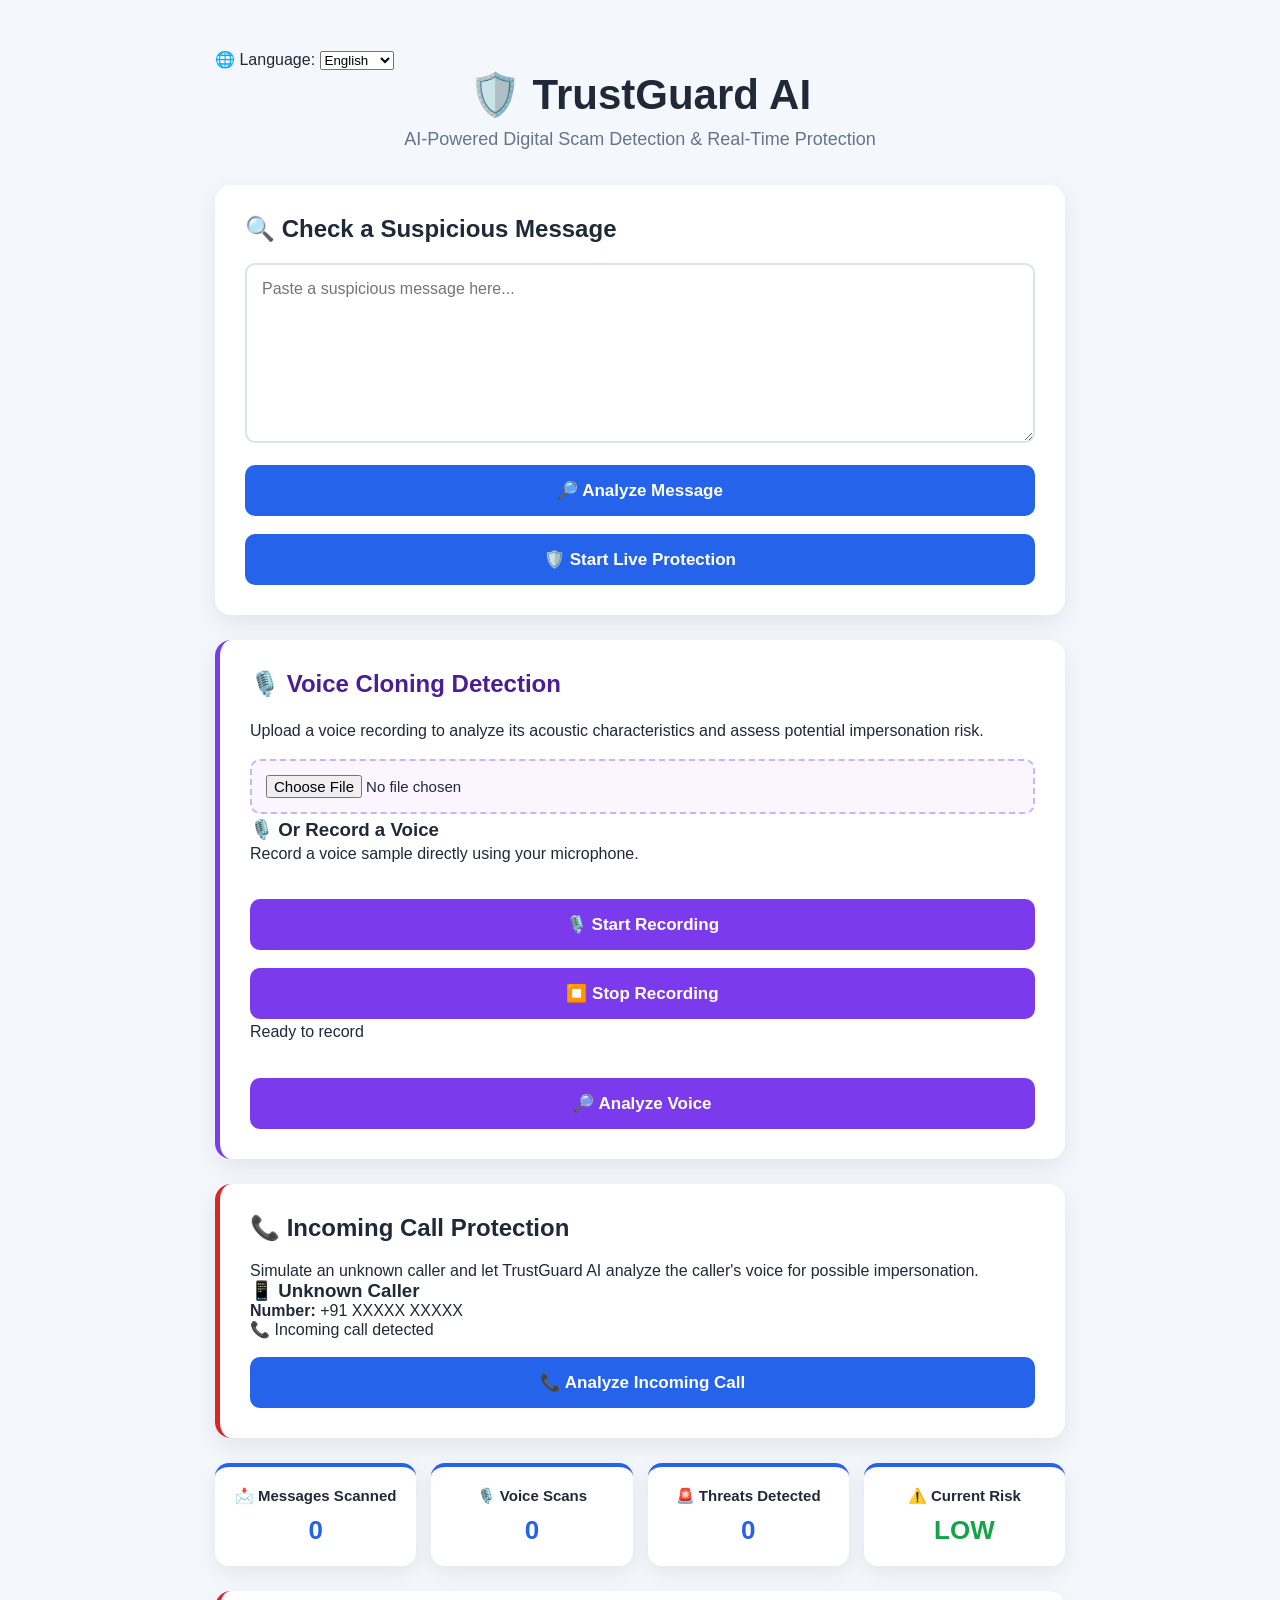
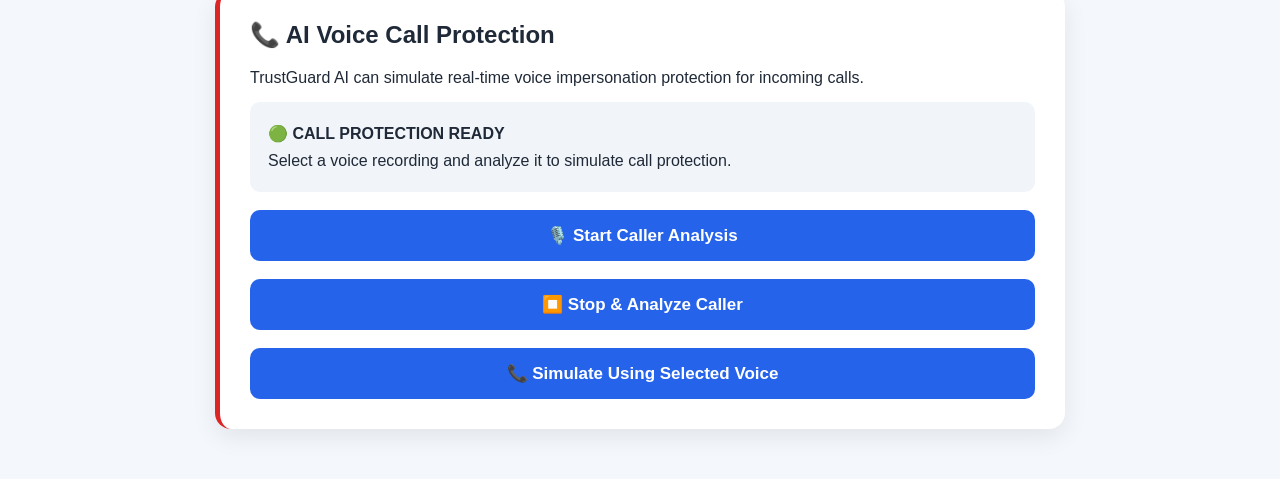
<file: index.html>
<!DOCTYPE html>
<html lang="en">

<head>
    <meta charset="UTF-8">
    <meta name="viewport" content="width=device-width, initial-scale=1.0">

    <title>TrustGuard AI</title>

    <link rel="stylesheet" href="frontend/style.css">
</head>

<body>

<div class="container">

    <!-- =====================================================
         HEADER
    ====================================================== -->

    <div class="header-section">

        <div class="language-selector">
            <label for="languageSelect">🌐 Language:</label>

            <select id="languageSelect" onchange="changeLanguage()">
                <option value="en">English</option>
                <option value="hi">हिंदी</option>
                <option value="te">తెలుగు</option>
                <option value="ta">தமிழ்</option>
                <option value="kn">ಕನ್ನಡ</option>
                <option value="mr">मराठी</option>
                <option value="bn">বাংলা</option>
            </select>
        </div>

        <h1 id="appTitle">🛡️ TrustGuard AI</h1>

        <p class="subtitle" id="appSubtitle">
            AI-Powered Digital Scam Detection & Real-Time Protection
        </p>

    


    <!-- =====================================================
         MESSAGE ANALYZER
    ====================================================== -->

    <div class="card">

        <h2>🔍 Check a Suspicious Message</h2>

        <textarea
            id="message"
            placeholder="Paste a suspicious message here..."
        ></textarea>

        <button onclick="analyzeMessage()">
            🔎 Analyze Message
        </button>

        <button
            onclick="startLiveProtection()"
            class="live-button"
        >
            🛡️ Start Live Protection
        </button>

    </div>


    <!-- =====================================================
         VOICE CLONING DETECTION
    ====================================================== -->

    <div class="card voice-card">

        <h2>🎙️ Voice Cloning Detection</h2>

        <p>
            Upload a voice recording to analyze its
            acoustic characteristics and assess
            potential impersonation risk.
        </p>


       <!-- AUDIO FILE -->

<input
    type="file"
    id="voiceFile"
    accept=".wav,.mp3,.ogg,.flac"
>

<!-- VOICE RECORDING -->

<div class="voice-recorder">

    <h3>🎙️ Or Record a Voice</h3>

    <p>
        Record a voice sample directly using your microphone.
    </p>

    <button
        type="button"
        id="startRecordButton"
        onclick="startVoiceRecording()"
    >
        🎙️ Start Recording
    </button>

    <button
        type="button"
        id="stopRecordButton"
        onclick="stopVoiceRecording()"
        disabled
    >
        ⏹️ Stop Recording
    </button>

    <p id="recordingStatus">
        Ready to record
    </p>

    <audio
        id="recordedAudio"
        controls
        class="hidden"
    ></audio>

</div>

<!-- ANALYZE BUTTON -->

<button onclick="analyzeVoice()">
    🔎 Analyze Voice
</button>


        <!-- =================================================
             VOICE ANALYSIS RESULT
        ================================================== -->

        <div
            id="voiceResult"
            class="voice-result hidden"
        >

            <h3>📊 Voice Analysis Result</h3>


            <!-- STATUS -->

            <p>
                <strong>Status:</strong>
                <span id="voiceStatus"></span>
            </p>


            <!-- DURATION -->

            <p>
                <strong>Duration:</strong>
                <span id="voiceDuration"></span>
                seconds
            </p>


            <!-- AVERAGE ENERGY -->

            <p>
                <strong>Average Energy:</strong>
                <span id="voiceEnergy"></span>
            </p>


            <!-- ZERO CROSSING RATE -->

            <p>
                <strong>Zero Crossing Rate:</strong>
                <span id="voiceZcr"></span>
            </p>


            <!-- SPECTRAL CENTROID -->

            <p>
                <strong>Spectral Centroid:</strong>
                <span id="voiceCentroid"></span>
            </p>


            <!-- =================================================
                 IMPERSONATION RISK
            ================================================== -->

            <div
                id="voiceRisk"
                class="voice-risk"
            >

                <h3>
                    🛡️ Impersonation Risk
                </h3>


                <p>
                    <strong>Risk Score:</strong>
                    <span id="voiceRiskScore">--</span>/100
                </p>


                <p>
                    <strong>Risk Level:</strong>
                    <span id="voiceRiskLevel">--</span>
                </p>

            </div>


            <!-- =================================================
                 VOICE INDICATORS
            ================================================== -->

            <div
                id="voiceIndicators"
                class="voice-indicators"
            >

                <h3>
                    🚨 Voice Indicators
                </h3>


                <ul id="voiceIndicatorList">
                </ul>

            </div>


            <!-- =================================================
                 VOICE WARNING
            ================================================== -->

            <div id="voiceWarning"></div>

        </div>

    </div>
    <!-- =====================================================
     INCOMING CALL PROTECTION
====================================================== -->

<div class="card voice-call-card">

    <h2>📞 Incoming Call Protection</h2>

    <p>
        Simulate an unknown caller and let TrustGuard AI
        analyze the caller's voice for possible impersonation.
    </p>

    <div class="caller-info">

        <h3>📱 Unknown Caller</h3>

        <p>
            <strong>Number:</strong>
            +91 XXXXX XXXXX
        </p>

        <p id="callStatus">
            📞 Incoming call detected
        </p>

    </div>

    <button
        type="button"
       onclick="startVoiceCallProtection()"
    >
        📞 Analyze Incoming Call
    </button>

    <div
        id="voiceCallProtection"
        class="voice-call-protection hidden"
    >

        <p id="voiceCallStatus">
            🎙️ Waiting for caller voice...
        </p>

        <button
            type="button"
            id="callRecordButton"
           onclick="startCallVoiceRecording()"
        >
            🎙️ Start Caller Analysis
        </button>

        <button
            type="button"
            id="callStopButton"
           onclick="stopAndAnalyzeCallerVoice()"
            disabled
        >
            ⏹️ Stop & Analyze
        </button>

        <audio
            id="callRecordedAudio"
            controls
            class="hidden"
        ></audio>

        <div
            id="voiceCallResult"
            class="voice-call-result hidden"
        ></div>

    </div>

</div>


    <!-- =====================================================
         LIVE PROTECTION STATUS
    ====================================================== -->

    <div
        id="liveStatus"
        class="live-status hidden"
    >

        <span class="status-dot"></span>

        <strong>
            LIVE PROTECTION ACTIVE
        </strong>

        <p>
            ThreatTrackers is monitoring
            incoming communications.
        </p>

    </div>


    <!-- =====================================================
         LIVE DASHBOARD STATS
    ====================================================== -->

    <div class="stats-container">


        <!-- MESSAGE SCANS -->

        <div class="stat-card">

            <h3>
                📩 Messages Scanned
            </h3>

            <p id="messagesScanned">
                0
            </p>

        </div>


        <!-- VOICE SCANS -->

        <div class="stat-card">

            <h3>
                🎙️ Voice Scans
            </h3>

            <p id="voiceScans">
                0
            </p>

        </div>


        <!-- THREATS -->

        <div class="stat-card">

            <h3>
                🚨 Threats Detected
            </h3>

            <p id="threatsDetected">
                0
            </p>

        </div>


        <!-- CURRENT RISK -->

        <div class="stat-card">

            <h3>
                ⚠️ Current Risk
            </h3>

            <p id="currentRisk">
                LOW
            </p>

        </div>

    </div>


    <!-- =====================================================
         INCOMING COMMUNICATION
    ====================================================== -->

    <div
        id="incomingCard"
        class="incoming-card hidden"
    >

        <h2>
            📩 Incoming Communication
        </h2>


        <div class="message-preview">

            <strong>
                Unknown Sender
            </strong>

            <p id="incomingMessage"></p>

        </div>


        <p id="analysisStatus">
            🧠 Waiting for analysis...
        </p>

    </div>


    <!-- =====================================================
         THREAT ALERT
    ====================================================== -->

    <div
        id="threatAlert"
        class="threat-alert hidden"
    >

        <h2>
            🚨 THREAT DETECTED
        </h2>


        <p id="threatMessage"></p>


        <button onclick="viewThreatDetails()">
            🔍 View Details
        </button>


        <button onclick="blockThreat()">
            🛑 Block / Don't Respond
        </button>


        <button onclick="dismissThreat()">
            Dismiss
        </button>

    </div>


    <!-- =====================================================
         MESSAGE ANALYSIS RESULT
    ====================================================== -->

    <div
        id="result"
        class="result hidden"
    >

        <h2>
            📊 Analysis Result
        </h2>


        <p>
            <strong>Risk Score:</strong>
            <span id="score"></span>/100
        </p>


        <p>
            <strong>Risk Level:</strong>
            <span id="level"></span>
        </p>


        <h3>
            🚨 Detected Indicators
        </h3>


        <ul id="indicators"></ul>


        <h3>
            💡 Recommendation
        </h3>


        <p id="recommendation"></p>

    </div>

</div>


<!-- =====================================================
     JAVASCRIPT
====================================================== -->

<script src="frontend/script.js"></script>
<script src="frontend/language.js"></script>
</body>

</html>
</file>
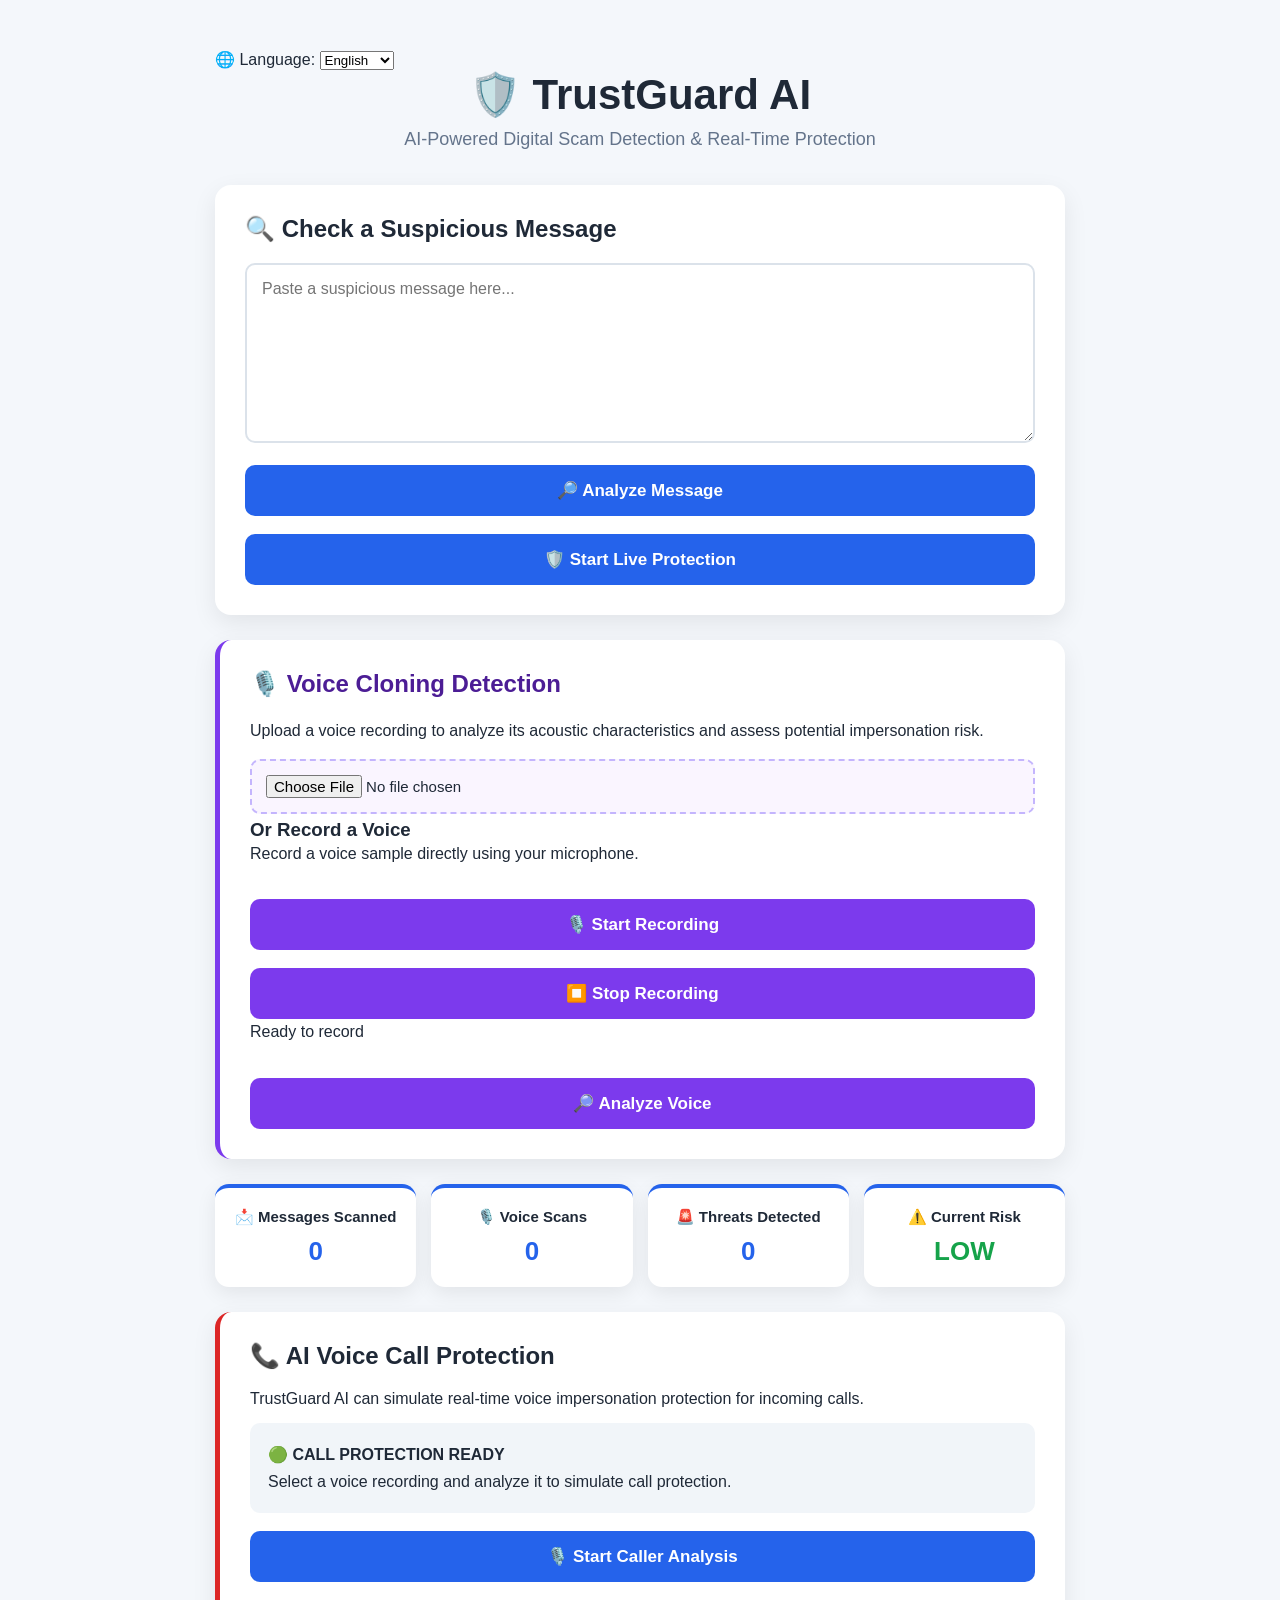
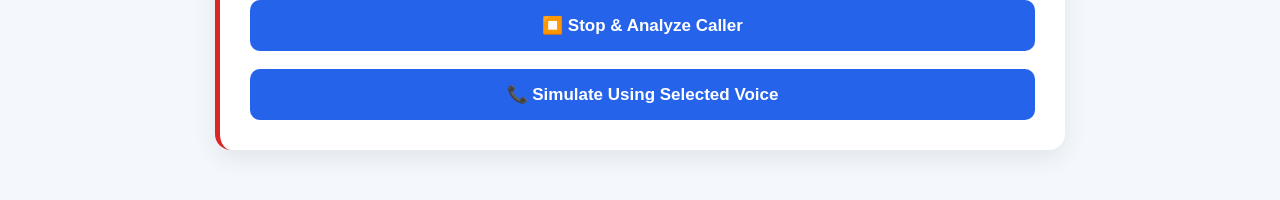
<file: frontend/index.html>
<!DOCTYPE html>
<html lang="en">

<head>
    <meta charset="UTF-8">
    <meta name="viewport" content="width=device-width, initial-scale=1.0">

    <title>TrustGuard AI</title>

    <link rel="stylesheet" href="style.css">
</head>

<body>

<div class="container">

    <!-- =====================================================
         HEADER
    ====================================================== -->

    <div class="header-section">

    <div class="language-selector">
        <label for="languageSelect">🌐 Language:</label>

        <select id="languageSelect" onchange="changeLanguage()">
            <option value="en">English</option>
            <option value="hi">हिंदी</option>
            <option value="te">తెలుగు</option>
            <option value="ta">தமிழ்</option>
            <option value="kn">ಕನ್ನಡ</option>
            <option value="mr">मराठी</option>
            <option value="bn">বাংলা</option>
        </select>
    </div>

    <h1 id="appTitle">🛡️ TrustGuard AI</h1>

    <p class="subtitle" id="appSubtitle">
        AI-Powered Digital Scam Detection & Real-Time Protection
    </p>

</div>


    <!-- =====================================================
         MESSAGE ANALYZER
    ====================================================== -->

    <div class="card">

        <h2>🔍 Check a Suspicious Message</h2>

        <textarea
            id="message"
            placeholder="Paste a suspicious message here..."
        ></textarea>

        <button onclick="analyzeMessage()">
            🔎 Analyze Message
        </button>

        <button
            onclick="startLiveProtection()"
            class="live-button"
        >
            🛡️ Start Live Protection
        </button>

    </div>


    <!-- =====================================================
         VOICE CLONING DETECTION
    ====================================================== -->

    <div class="card voice-card">

        <h2>🎙️ Voice Cloning Detection</h2>

        <p>
            Upload a voice recording to analyze its
            acoustic characteristics and assess
            potential impersonation risk.
        </p>


       <!-- AUDIO FILE -->

<input
    type="file"
    id="voiceFile"
    accept=".wav,.mp3,.ogg,.flac"
>

<!-- VOICE RECORDING -->

<div class="voice-recorder">

    <h3> Or Record a Voice</h3>

    <p>
        Record a voice sample directly using your microphone.
    </p>

    <button
        type="button"
        id="startRecordButton"
        onclick="startVoiceRecording()"
    >
        🎙️ Start Recording
    </button>

    <button
        type="button"
        id="stopRecordButton"
        onclick="stopVoiceRecording()"
        disabled
    >
        ⏹️ Stop Recording
    </button>

    <p id="recordingStatus">
        Ready to record
    </p>

    <audio
        id="recordedAudio"
        controls
        class="hidden"
    ></audio>

</div>

<!-- ANALYZE BUTTON -->

<button onclick="analyzeVoice()">
    🔎 Analyze Voice
</button>


        <!-- =================================================
             VOICE ANALYSIS RESULT
        ================================================== -->

        <div
            id="voiceResult"
            class="voice-result hidden"
        >

            <h3>📊 Voice Analysis Result</h3>


            <!-- STATUS -->

            <p>
                <strong>Status:</strong>
                <span id="voiceStatus"></span>
            </p>


            <!-- DURATION -->

            <p>
                <strong>Duration:</strong>
                <span id="voiceDuration"></span>
                seconds
            </p>


            <!-- AVERAGE ENERGY -->

            <p>
                <strong>Average Energy:</strong>
                <span id="voiceEnergy"></span>
            </p>


            <!-- ZERO CROSSING RATE -->

            <p>
                <strong>Zero Crossing Rate:</strong>
                <span id="voiceZcr"></span>
            </p>


            <!-- SPECTRAL CENTROID -->

            <p>
                <strong>Spectral Centroid:</strong>
                <span id="voiceCentroid"></span>
            </p>


            <!-- =================================================
                 IMPERSONATION RISK
            ================================================== -->

            <div
                id="voiceRisk"
                class="voice-risk"
            >

                <h3>
                    🛡️ Impersonation Risk
                </h3>


                <p>
                    <strong>Risk Score:</strong>
                    <span id="voiceRiskScore">--</span>/100
                </p>


                <p>
                    <strong>Risk Level:</strong>
                    <span id="voiceRiskLevel">--</span>
                </p>

            </div>


            <!-- =================================================
                 VOICE INDICATORS
            ================================================== -->

            <div
                id="voiceIndicators"
                class="voice-indicators"
            >

                <h3>
                    🚨 Voice Indicators
                </h3>


                <ul id="voiceIndicatorList">
                </ul>

            </div>


            <!-- =================================================
                 VOICE WARNING
            ================================================== -->

            <div id="voiceWarning"></div>

        </div>

    </div>


    <!-- =====================================================
         LIVE PROTECTION STATUS
    ====================================================== -->

    <div
        id="liveStatus"
        class="live-status hidden"
    >

        <span class="status-dot"></span>

        <strong>
            LIVE PROTECTION ACTIVE
        </strong>

        <p>
            ThreatTrackers is monitoring
            incoming communications.
        </p>

    </div>


    <!-- =====================================================
         LIVE DASHBOARD STATS
    ====================================================== -->

    <div class="stats-container">


        <!-- MESSAGE SCANS -->

        <div class="stat-card">

            <h3>
                📩 Messages Scanned
            </h3>

            <p id="messagesScanned">
                0
            </p>

        </div>


        <!-- VOICE SCANS -->

        <div class="stat-card">

            <h3>
                🎙️ Voice Scans
            </h3>

            <p id="voiceScans">
                0
            </p>

        </div>


        <!-- THREATS -->

        <div class="stat-card">

            <h3>
                🚨 Threats Detected
            </h3>

            <p id="threatsDetected">
                0
            </p>

        </div>


        <!-- CURRENT RISK -->

        <div class="stat-card">

            <h3>
                ⚠️ Current Risk
            </h3>

            <p id="currentRisk">
                LOW
            </p>

        </div>

    </div>


    <!-- =====================================================
         INCOMING COMMUNICATION
    ====================================================== -->

    <div
        id="incomingCard"
        class="incoming-card hidden"
    >

        <h2>
            📩 Incoming Communication
        </h2>


        <div class="message-preview">

            <strong>
                Unknown Sender
            </strong>

            <p id="incomingMessage"></p>

        </div>


        <p id="analysisStatus">
            🧠 Waiting for analysis...
        </p>

    </div>


    <!-- =====================================================
         THREAT ALERT
    ====================================================== -->

    <div
        id="threatAlert"
        class="threat-alert hidden"
    >

        <h2>
            🚨 THREAT DETECTED
        </h2>


        <p id="threatMessage"></p>


        <button onclick="viewThreatDetails()">
            🔍 View Details
        </button>


        <button onclick="blockThreat()">
            🛑 Block / Don't Respond
        </button>


        <button onclick="dismissThreat()">
            Dismiss
        </button>

    </div>


    <!-- =====================================================
         MESSAGE ANALYSIS RESULT
    ====================================================== -->

    <div
        id="result"
        class="result hidden"
    >

        <h2>
            📊 Analysis Result
        </h2>


        <p>
            <strong>Risk Score:</strong>
            <span id="score"></span>/100
        </p>


        <p>
            <strong>Risk Level:</strong>
            <span id="level"></span>
        </p>


        <h3>
            🚨 Detected Indicators
        </h3>


        <ul id="indicators"></ul>


        <h3>
            💡 Recommendation
        </h3>


        <p id="recommendation"></p>

    </div>

</div>


<!-- =====================================================
     JAVASCRIPT
====================================================== -->

<script src="script.js"></script>
<script src="language.js"></script>

</body>

</html>
</file>
<file: frontend/style.css>
* {
    box-sizing: border-box;
    margin: 0;
    padding: 0;
}

body {
    font-family: Arial, sans-serif;
    background: #f4f7fb;
    color: #1f2937;
    min-height: 100vh;
}

.container {
    width: 90%;
    max-width: 850px;
    margin: 50px auto;
}

h1 {
    text-align: center;
    font-size: 42px;
    margin-bottom: 10px;
}

.subtitle {
    text-align: center;
    color: #64748b;
    font-size: 18px;
    margin-bottom: 35px;
}


/* =========================================
   COMMON CARDS
========================================= */

.card,
.result,
.incoming-card,
.live-status,
.threat-alert,
.voice-card {
    background: white;
    padding: 30px;
    border-radius: 16px;
    box-shadow: 0 8px 25px rgba(0, 0, 0, 0.08);
    margin-bottom: 25px;
}

.card h2,
.result h2,
.incoming-card h2,
.threat-alert h2,
.voice-card h2 {
    margin-bottom: 20px;
}


/* =========================================
   MESSAGE TEXTAREA
========================================= */

textarea {
    width: 100%;
    height: 180px;
    padding: 15px;
    border: 2px solid #dbe2ea;
    border-radius: 10px;
    resize: vertical;
    font-size: 16px;
    font-family: Arial, sans-serif;
    outline: none;
}

textarea:focus {
    border-color: #2563eb;
}


/* =========================================
   BUTTONS
========================================= */

button {
    width: 100%;
    margin-top: 18px;
    padding: 15px;
    border: none;
    border-radius: 10px;
    background: #2563eb;
    color: white;
    font-size: 17px;
    font-weight: bold;
    cursor: pointer;
}

button:hover {
    background: #1d4ed8;
}


/* =========================================
   LIVE PROTECTION STATUS
========================================= */

.live-status {
    background: #ecfdf5;
    border: 2px solid #22c55e;
    text-align: center;
}

.live-status strong {
    color: #15803d;
    font-size: 18px;
}

.live-status p {
    margin-top: 10px;
    color: #166534;
}

.status-dot {
    display: inline-block;
    width: 12px;
    height: 12px;
    background: #22c55e;
    border-radius: 50%;
    margin-right: 8px;
    animation: pulse 1.5s infinite;
}


/* =========================================
   INCOMING COMMUNICATION
========================================= */

.incoming-card {
    border-left: 5px solid #2563eb;
}

.message-preview {
    background: #f1f5f9;
    padding: 18px;
    border-radius: 10px;
    margin: 15px 0;
}

.message-preview strong {
    display: block;
    margin-bottom: 10px;
}

.message-preview p {
    line-height: 1.6;
}


/* =========================================
   THREAT ALERT
========================================= */

.threat-alert {
    background: #fff1f2;
    border: 2px solid #ef4444;
}

.threat-alert h2 {
    color: #dc2626;
}

.threat-alert p {
    line-height: 1.6;
    margin-bottom: 10px;
}

.threat-alert button {
    margin-top: 10px;
}


/* =========================================
   ANALYSIS RESULT
========================================= */

.result p {
    margin: 12px 0;
    line-height: 1.6;
}

.result h3 {
    margin-top: 22px;
    margin-bottom: 10px;
}

#indicators {
    padding-left: 25px;
}

#indicators li {
    margin-bottom: 8px;
}

#recommendation {
    background: #f1f5f9;
    padding: 15px;
    border-radius: 8px;
}


/* =========================================
   SECURITY DASHBOARD
========================================= */

.stats-container {
    display: grid;
    grid-template-columns: repeat(4, 1fr);
    gap: 15px;
    margin-bottom: 25px;
}

.stat-card {
    background: white;
    padding: 20px 12px;
    border-radius: 14px;
    text-align: center;
    box-shadow: 0 6px 20px rgba(0, 0, 0, 0.08);
    border-top: 4px solid #2563eb;
    transition: transform 0.2s ease;
}

.stat-card:hover {
    transform: translateY(-3px);
}

.stat-card h3 {
    margin-bottom: 10px;
    font-size: 15px;
}

.stat-card p {
    font-size: 26px;
    font-weight: bold;
    color: #2563eb;
}


/* =========================================
   DASHBOARD RISK COLORS
========================================= */

#currentRisk.risk-low {
    color: #16a34a;
}

#currentRisk.risk-medium {
    color: #ea580c;
}

#currentRisk.risk-high {
    color: #dc2626;
}


/* =========================================
   VOICE ANALYZER
========================================= */

.voice-card {
    border-left: 5px solid #7c3aed;
}

.voice-card h2 {
    color: #4c1d95;
}

.voice-card p {
    margin-bottom: 15px;
    line-height: 1.6;
}


/* =========================================
   FILE UPLOAD
========================================= */

.voice-card input[type="file"] {
    width: 100%;
    padding: 14px;
    border: 2px dashed #c4b5fd;
    border-radius: 10px;
    background: #faf5ff;
    font-size: 15px;
    cursor: pointer;
    margin-bottom: 5px;
}


/* =========================================
   VOICE ANALYZE BUTTON
========================================= */

.voice-card button {
    background: #7c3aed;
}

.voice-card button:hover {
    background: #6d28d9;
}


/* =========================================
   VOICE RESULT
========================================= */

.voice-result {
    margin-top: 20px;
    padding: 20px;
    background: #f5f3ff;
    border-radius: 10px;
    border: 1px solid #ddd6fe;
}

.voice-result h3 {
    margin-bottom: 15px;
    color: #4c1d95;
}

.voice-result p {
    margin: 8px 0;
}


/* =========================================
   IMPERSONATION RISK BOX
========================================= */

.voice-risk {
    margin-top: 20px;
    padding: 18px;
    background: white;
    border-radius: 10px;
    border-left: 5px solid #7c3aed;
}

.voice-risk h3 {
    margin-bottom: 12px;
}


/* =========================================
   VOICE RISK LEVELS
========================================= */

#voiceRiskLevel.risk-low {
    color: #16a34a;
    font-weight: bold;
}

#voiceRiskLevel.risk-medium {
    color: #ea580c;
    font-weight: bold;
}

#voiceRiskLevel.risk-high {
    color: #dc2626;
    font-weight: bold;
}


/* =========================================
   VOICE RISK SCORE
========================================= */

#voiceRiskScore {
    font-weight: bold;
}


/* =========================================
   VOICE INDICATORS
========================================= */

.voice-indicators {
    margin-top: 20px;
    padding: 18px;
    background: white;
    border-radius: 10px;
    border-left: 5px solid #ef4444;
}

.voice-indicators h3 {
    color: #991b1b;
    margin-bottom: 12px;
}

#voiceIndicatorList {
    padding-left: 25px;
}

#voiceIndicatorList li {
    margin-bottom: 8px;
    line-height: 1.5;
}


/* =========================================
   VOICE WARNING
========================================= */

#voiceWarning {
    margin-top: 15px;
}

.voice-risk-high {
    padding: 15px;
    background: #fee2e2;
    border-left: 5px solid #dc2626;
    border-radius: 8px;
}

.voice-risk-medium {
    padding: 15px;
    background: #ffedd5;
    border-left: 5px solid #ea580c;
    border-radius: 8px;
}

.voice-risk-low {
    padding: 15px;
    background: #dcfce7;
    border-left: 5px solid #16a34a;
    border-radius: 8px;
}

.voice-risk-high strong {
    color: #b91c1c;
}

.voice-risk-medium strong {
    color: #c2410c;
}

.voice-risk-low strong {
    color: #15803d;
}

.voice-disclaimer {
    margin-top: 12px;
    padding: 12px;
    background: #f8fafc;
    border-radius: 8px;
    font-size: 13px;
    color: #64748b;
    line-height: 1.5;
}


/* =========================================
   GENERAL RISK LEVELS
========================================= */

.low-risk {
    color: #16a34a;
    font-weight: bold;
}

.medium-risk {
    color: #f59e0b;
    font-weight: bold;
}

.high-risk {
    color: #dc2626;
    font-weight: bold;
}


/* =========================================
   HIDDEN ELEMENTS
========================================= */

.hidden {
    display: none;
}


/* =========================================
   LIVE ANIMATION
========================================= */

@keyframes pulse {

    0% {
        opacity: 1;
        transform: scale(1);
    }

    50% {
        opacity: 0.4;
        transform: scale(1.15);
    }

    100% {
        opacity: 1;
        transform: scale(1);
    }

}


/* =========================================
   MOBILE RESPONSIVE DESIGN
========================================= */

@media (max-width: 700px) {

    .container {
        width: 94%;
        margin: 25px auto;
    }

    h1 {
        font-size: 32px;
    }

    .subtitle {
        font-size: 16px;
    }

    .stats-container {
        grid-template-columns: repeat(2, 1fr);
    }

    .card,
    .result,
    .incoming-card,
    .live-status,
    .threat-alert,
    .voice-card {
        padding: 20px;
    }

}


@media (max-width: 450px) {

    .stats-container {
        grid-template-columns: 1fr;
    }

}
/* =========================================================
   VOICE CALL PROTECTION
========================================================= */

.voice-call-card {
    border-left: 5px solid #dc2626;
}

.voice-call-status {
    margin-top: 15px;
    padding: 18px;
    background: #f1f5f9;
    border-radius: 10px;
    line-height: 1.7;
}

.voice-call-result {
    margin-top: 20px;
}

.voice-call-danger,
.voice-call-warning-box,
.voice-call-safe,
.voice-verification {
    padding: 20px;
    border-radius: 12px;
    margin-top: 15px;
}

.voice-call-danger {
    background: #fff1f2;
    border: 2px solid #ef4444;
}

.voice-call-danger h3 {
    color: #dc2626;
}

.voice-call-warning-box {
    background: #fffbeb;
    border: 2px solid #f59e0b;
}

.voice-call-safe {
    background: #ecfdf5;
    border: 2px solid #22c55e;
}

.voice-verification {
    background: #eff6ff;
    border: 2px solid #2563eb;
}

.voice-call-actions {
    display: flex;
    gap: 10px;
    margin-top: 15px;
}

.voice-call-actions button {
    flex: 1;
}

.voice-call-warning {
    margin-top: 15px;
    padding: 12px;
    background: #fee2e2;
    border-radius: 8px;
}

.voice-call-result button {
    margin-top: 10px;
}
/* =========================================================
   THREAT TRACKERS - VOICE CALL PROTECTION
========================================================= */

.voice-call-protection {
    background: #ffffff;
    padding: 30px;
    border-radius: 16px;
    margin-bottom: 25px;
    box-shadow: 0 8px 25px rgba(0, 0, 0, 0.08);

    border: 2px solid #ef4444;
    border-left: 6px solid #dc2626;

    animation: protectionAppear 0.4s ease;
}

.voice-call-protection.hidden {
    display: none;
}


/* HEADER */

.voice-protection-header {
    display: flex;
    align-items: center;
    gap: 15px;
    margin-bottom: 25px;
}

.voice-alert-icon {
    font-size: 40px;
}

.voice-protection-header h2 {
    margin: 0;
    color: #b91c1c;
    font-size: 24px;
}

.voice-protection-header p {
    margin-top: 6px;
    color: #64748b;
}


/* STATUS */

.voice-protection-status {
    display: grid;
    grid-template-columns: repeat(3, 1fr);
    gap: 12px;
    margin-bottom: 20px;
}

.protection-item {
    background: #f8fafc;
    padding: 16px;
    border-radius: 10px;
    border: 1px solid #e2e8f0;
}

.protection-item span {
    display: block;
    font-size: 14px;
    color: #64748b;
    margin-bottom: 7px;
}

.protection-item strong {
    font-size: 16px;
}


/* RISK COLORS */

.risk-high {
    color: #dc2626 !important;
}

.risk-medium {
    color: #f59e0b !important;
}

.risk-low {
    color: #16a34a !important;
}


/* WARNING MESSAGE */

.protection-message {
    background: #fff1f2;
    border: 1px solid #fecdd3;
    border-left: 5px solid #ef4444;

    padding: 20px;
    border-radius: 10px;
    margin-bottom: 20px;
}

.protection-message h3 {
    color: #b91c1c;
    margin-bottom: 10px;
}

.protection-message p {
    line-height: 1.6;
}

.protection-warning {
    margin-top: 12px;
    font-weight: bold;
    color: #991b1b;
}


/* VERIFICATION */

.verification-box {
    background: #eff6ff;
    border: 1px solid #bfdbfe;
    border-left: 5px solid #2563eb;

    padding: 20px;
    border-radius: 10px;
    margin-bottom: 20px;
}

.verification-box h3 {
    color: #1d4ed8;
    margin-bottom: 10px;
}

.verification-box p {
    line-height: 1.6;
}


/* VERIFY BUTTON */

.verify-button {
    background: #2563eb;
    margin-top: 15px;
}

.verify-button:hover {
    background: #1d4ed8;
}


/* ACTION BUTTONS */

.voice-protection-actions {
    display: flex;
    gap: 12px;
}

.voice-protection-actions button {
    flex: 1;
    margin-top: 0;
}


/* BLOCK CALL */

.block-call-button {
    background: #dc2626;
}

.block-call-button:hover {
    background: #b91c1c;
}


/* CONTINUE */

.safe-call-button {
    background: #f59e0b;
}

.safe-call-button:hover {
    background: #d97706;
}


/* RESULT */

.call-protection-result {
    margin-top: 20px;
    padding: 18px;
    border-radius: 10px;
    line-height: 1.6;
}

.call-protection-result h3 {
    margin-bottom: 8px;
}


/* BLOCKED */

.call-protection-result.blocked {
    background: #fee2e2;
    border: 2px solid #ef4444;
    color: #991b1b;
}


/* VERIFICATION */

.call-protection-result.verification {
    background: #dbeafe;
    border: 2px solid #3b82f6;
    color: #1e40af;
}


/* WARNING */

.call-protection-result.warning {
    background: #fef3c7;
    border: 2px solid #f59e0b;
    color: #92400e;
}


/* BLOCKED PANEL */

.voice-call-protection.call-blocked {
    border-color: #dc2626;
    background: #fff7f7;
}


/* ANIMATION */

@keyframes protectionAppear {

    from {
        opacity: 0;
        transform: translateY(15px);
    }

    to {
        opacity: 1;
        transform: translateY(0);
    }

}


/* MOBILE */

@media (max-width: 700px) {

    .voice-protection-status {
        grid-template-columns: 1fr;
    }

    .voice-protection-actions {
        flex-direction: column;
    }

    .voice-protection-header {
        align-items: flex-start;
    }

    .voice-protection-header h2 {
        font-size: 20px;
    }

    .voice-alert-icon {
        font-size: 30px;
    }

}
</file>
